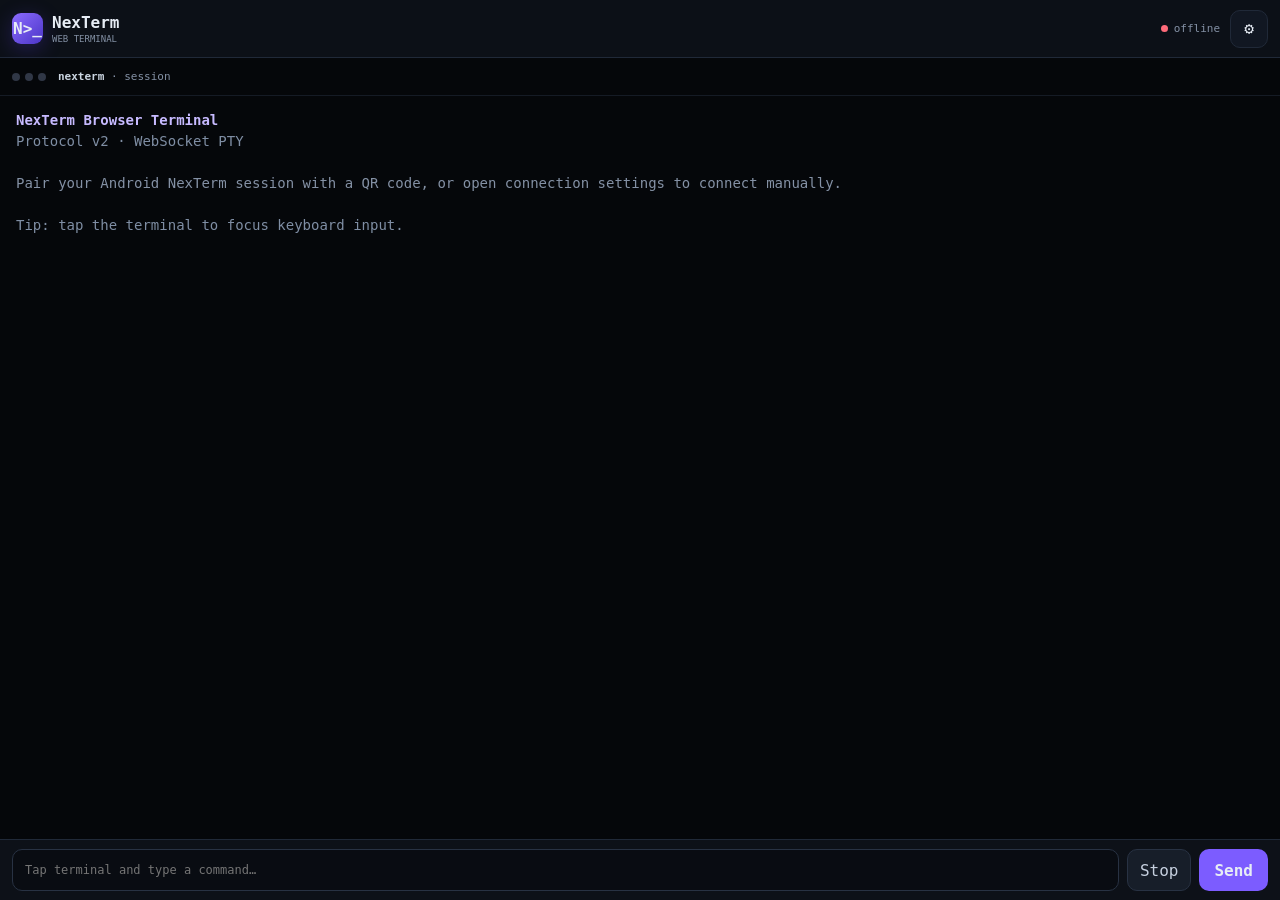
<file: browser/index.html>
<!doctype html>
<html lang="en">
<head>
<meta charset="utf-8">
<meta name="viewport" content="width=device-width,initial-scale=1,viewport-fit=cover">
<meta name="theme-color" content="#080a0f">
<meta name="mobile-web-app-capable" content="yes">
<meta name="apple-mobile-web-app-capable" content="yes">
<title>NexTerm — Browser Terminal</title>
<style>
:root{color-scheme:dark;--bg:#07090d;--panel:#0d1118;--panel2:#111722;--line:#202938;--text:#e7edf5;--muted:#8491a5;--accent:#7c5cff;--green:#42d392;--red:#ff6b7a}
*{box-sizing:border-box}html,body{margin:0;width:100%;height:100%;overflow:hidden;background:var(--bg);color:var(--text);font-family:ui-monospace,SFMono-Regular,Menlo,monospace}
body{display:flex;flex-direction:column}
button,input{font:inherit;color:inherit}button{border:0;cursor:pointer}
.top{height:58px;flex:0 0 58px;display:flex;align-items:center;gap:10px;padding:8px 12px;background:rgba(13,17,24,.96);border-bottom:1px solid var(--line);backdrop-filter:blur(14px)}
.brand{display:flex;align-items:center;gap:9px;font-weight:800;font-size:16px;white-space:nowrap}.logo{width:31px;height:31px;border-radius:9px;display:grid;place-items:center;background:linear-gradient(135deg,#8c6cff,#4b35c7);box-shadow:0 5px 20px #4d36c755}
.brand small{display:block;color:var(--muted);font-size:9px;font-weight:500;margin-top:2px}
.status{display:flex;align-items:center;gap:6px;margin-left:auto;color:var(--muted);font-size:11px}.dot{width:7px;height:7px;border-radius:50%;background:var(--red)}.status.online{color:var(--green)}.status.online .dot{background:var(--green);box-shadow:0 0 9px var(--green)}
.icon{width:38px;height:38px;border-radius:10px;background:var(--panel2);border:1px solid var(--line);display:grid;place-items:center}.icon:active{transform:scale(.96)}
.workspace{min-height:0;flex:1;display:flex;position:relative}
.terminal-wrap{min-width:0;flex:1;display:flex;flex-direction:column;background:#05070a}
.terminal-head{height:38px;display:flex;align-items:center;gap:8px;padding:0 12px;border-bottom:1px solid #151b25;color:var(--muted);font-size:11px}.traffic{display:flex;gap:5px}.traffic i{width:8px;height:8px;border-radius:50%;background:#303746}.terminal-title{margin-left:4px}.terminal-title b{color:#cbd5e1}
#term{min-height:0;flex:1;padding:14px 16px 28px;white-space:pre-wrap;overflow:auto;outline:0;line-height:1.5;font-size:14px;color:#d9e1eb;word-break:break-word;caret-color:transparent}
#term::selection{background:#4b3f77}
.welcome{color:var(--muted);user-select:none}.welcome strong{color:#c7baff}.welcome .cmd{color:#7f8ea4}
.mobile-keys{display:none;height:43px;overflow-x:auto;gap:6px;padding:5px 8px;background:#0a0d13;border-top:1px solid var(--line);scrollbar-width:none}.mobile-keys::-webkit-scrollbar{display:none}
.key{flex:0 0 auto;min-width:40px;padding:8px 11px;border-radius:8px;background:#151b25;border:1px solid #273142;color:#b9c5d5;font-size:12px}.key:active{background:#252e3d}
.bottom{display:flex;align-items:center;gap:8px;padding:9px 12px;padding-bottom:max(9px,env(safe-area-inset-bottom));background:var(--panel);border-top:1px solid var(--line)}
.field{min-width:0;flex:1;height:42px;padding:0 12px;border:1px solid #283243;border-radius:10px;background:#090c12;outline:0;font-size:12px}.field:focus{border-color:#5e4bc0;box-shadow:0 0 0 3px #5e4bc022}
.primary{height:42px;padding:0 15px;border-radius:10px;background:var(--accent);font-weight:700}.primary:active{transform:scale(.97)}
.secondary{height:42px;padding:0 12px;border-radius:10px;background:#171e29;border:1px solid #283243;color:#c6d0df}
.drawer{position:absolute;z-index:10;right:12px;top:12px;width:min(390px,calc(100% - 24px));padding:16px;border:1px solid #293447;border-radius:16px;background:#0d121a;box-shadow:0 20px 60px #000b;display:none}.drawer.open{display:block}.drawer h3{margin:0 0 5px;font-size:15px}.drawer p{margin:0 0 14px;color:var(--muted);font-size:11px;line-height:1.5}.drawer label{display:block;color:#8996aa;font-size:10px;margin:10px 0 5px}.drawer input{width:100%;height:42px;padding:0 11px;border:1px solid #293447;border-radius:9px;background:#080b10;outline:0}.drawer-actions{display:flex;gap:7px;margin-top:12px}.drawer-actions>*{flex:1}
.toast{position:fixed;left:50%;bottom:78px;transform:translate(-50%,10px);padding:9px 12px;border-radius:9px;background:#161d29;border:1px solid #303b4e;color:#dbe5f2;font-size:11px;opacity:0;pointer-events:none;transition:.2s;z-index:30}.toast.show{opacity:1;transform:translate(-50%,0)}
@media(max-width:700px){
 .top{height:54px;flex-basis:54px;padding:7px 9px}.brand small{display:none}.brand{font-size:14px}.logo{width:29px;height:29px}
 .status{font-size:10px}.workspace{display:block}
 #term{padding:12px;font-size:13px;line-height:1.45}
 .terminal-head{height:34px;padding:0 10px}
 .mobile-keys{display:flex}
 .bottom{padding:7px 8px;padding-bottom:max(7px,env(safe-area-inset-bottom));gap:6px}
 .bottom .field{height:40px}.bottom .primary{height:40px;padding:0 12px}.bottom .secondary{display:none}
 .drawer{top:7px;right:7px;width:calc(100% - 14px)}
}
@media(min-width:701px){.mobile-keys{display:none}}
</style>
</head>
<body>
<header class="top">
  <div class="brand"><div class="logo">N&gt;_</div><div>NexTerm<small>WEB TERMINAL</small></div></div>
  <div id="status" class="status"><span class="dot"></span><span>offline</span></div>
  <button class="icon" id="settings" aria-label="Connection settings">⚙</button>
</header>

<main class="workspace">
  <section class="terminal-wrap">
    <div class="terminal-head"><span class="traffic"><i></i><i></i><i></i></span><span class="terminal-title"><b>nexterm</b> · session</span></div>
    <div id="term" tabindex="0" role="log" aria-label="NexTerm terminal"><div class="welcome"><strong>NexTerm Browser Terminal</strong>
<span class="cmd">Protocol v2 · WebSocket PTY</span>

Pair your Android NexTerm session with a QR code, or open connection settings to connect manually.

<span class="cmd">Tip: tap the terminal to focus keyboard input.</span>
</div></div>
    <div class="mobile-keys" aria-label="Terminal shortcuts">
      <button class="key" data-key="CTRL">CTRL</button><button class="key" data-key="TAB">TAB</button><button class="key" data-key="ESC">ESC</button><button class="key" data-key="UP">↑</button><button class="key" data-key="DOWN">↓</button><button class="key" data-key="LEFT">←</button><button class="key" data-key="RIGHT">→</button><button class="key" data-key="|">|</button><button class="key" data-key="/">/</button>
    </div>
  </section>

  <aside class="drawer" id="drawer">
    <h3>Connect to NexTerm</h3>
    <p>Use a QR pairing payload from Android or enter a WebSocket endpoint manually.</p>
    <label for="pair">QR pairing payload</label>
    <input id="pair" placeholder="nexterm://pair?...">
    <div class="drawer-actions"><button class="primary" id="pairbtn">Apply QR</button><button class="secondary" id="paste">Paste</button></div>
    <label for="url">WebSocket endpoint</label>
    <input id="url" placeholder="wss://gateway.example/session" autocomplete="off">
    <label for="token">Session token</label>
    <input id="token" type="password" placeholder="short-lived token" autocomplete="off">
    <div class="drawer-actions"><button class="primary" id="connect">Connect</button><button class="secondary" id="clear">Clear terminal</button></div>
  </aside>
</main>

<div class="bottom">
  <input id="input" class="field" placeholder="Tap terminal and type a command…" autocomplete="off" autocapitalize="off" autocorrect="off" spellcheck="false">
  <button class="secondary" id="disconnect">Stop</button>
  <button class="primary" id="send">Send</button>
</div>
<div class="toast" id="toast"></div>

<script>
const term=document.getElementById('term'),input=document.getElementById('input'),url=document.getElementById('url'),token=document.getElementById('token'),drawer=document.getElementById('drawer'),toast=document.getElementById('toast');
let ws=null,ctrl=false;
const statusEl=document.getElementById('status');
function print(s){term.textContent+=s;term.scrollTop=term.scrollHeight}
function toastMsg(s){toast.textContent=s;toast.classList.add('show');setTimeout(()=>toast.classList.remove('show'),1800)}
function setStatus(s,good=false){statusEl.className='status'+(good?' online':'');statusEl.querySelector('span:last-child').textContent=s}
function send(o){if(ws&&ws.readyState===WebSocket.OPEN)ws.send(JSON.stringify(o))}
function resize(){const cols=Math.max(10,Math.floor(term.clientWidth/8));const rows=Math.max(2,Math.floor(term.clientHeight/19));send({type:'resize',rows,cols})}
function connect(){
 if(ws)ws.close();
 if(!url.value.trim()){toastMsg('Enter a WebSocket endpoint');drawer.classList.add('open');return}
 try{
  ws=new WebSocket(url.value.trim());setStatus('connecting');
  ws.onopen=()=>{setStatus('online',true);print('\n[connected]\n');send({type:'hello',token:token.value,client:'nexterm-browser',version:'0.5.7',session:new URLSearchParams(new URL(url.value).search).get('session')||''});resize();toastMsg('Connected')};
  ws.onmessage=e=>{try{const m=JSON.parse(e.data);if(m.type==='output')print(m.data);else if(m.type==='pong')return;else print(String(e.data))}catch(_){print(String(e.data))}};
  ws.onclose=()=>{setStatus('offline');ws=null};ws.onerror=()=>{setStatus('error');toastMsg('WebSocket connection failed')};
 }catch(e){setStatus('error');print('[connect error] '+e+'\n')}
}
function applyPair(){
 try{
  const u=new URL(document.getElementById('pair').value.trim());
  if(u.protocol!=='nexterm:')throw Error('invalid pairing scheme');
  url.value=u.searchParams.get('endpoint')||'';token.value=u.searchParams.get('token')||'';
  toastMsg('QR pairing loaded');drawer.classList.remove('open');connect();
 }catch(e){toastMsg('Invalid pairing payload')}
}
function write(data){send({type:'input',data})}
function sendLine(){if(input.value){write(input.value);write('\r');input.value=''}}
document.getElementById('settings').onclick=()=>drawer.classList.toggle('open');
document.getElementById('pairbtn').onclick=applyPair;
document.getElementById('connect').onclick=connect;
document.getElementById('disconnect').onclick=()=>{if(ws){ws.close();ws=null}setStatus('offline')};
document.getElementById('clear').onclick=()=>{term.innerHTML=''};
document.getElementById('send').onclick=sendLine;
document.getElementById('paste').onclick=async()=>{try{document.getElementById('pair').value=await navigator.clipboard.readText();toastMsg('Pasted')}catch(_){toastMsg('Clipboard permission denied')}};
input.addEventListener('keydown',e=>{if(e.key==='Enter'){e.preventDefault();sendLine()}});
term.addEventListener('keydown',e=>{
 if(e.ctrlKey&&e.key.toLowerCase()==='c'){e.preventDefault();write('\u0003');return}
 if(['INPUT','TEXTAREA'].includes(e.target.tagName))return;
 e.preventDefault();
 const map={Enter:'\r',Backspace:'\u007f',Tab:'\t',Escape:'\u001b',ArrowUp:'\u001b[A',ArrowDown:'\u001b[B',ArrowLeft:'\u001b[D',ArrowRight:'\u001b[C'};
 if(map[e.key])write(map[e.key]);else if(e.key.length===1&&!e.metaKey)write(e.key);
});
document.querySelectorAll('.key').forEach(b=>b.onclick=()=>{
 const k=b.dataset.key;
 if(k==='CTRL'){ctrl=!ctrl;b.style.background=ctrl?'#4b3a9b':'';return}
 const map={TAB:'\t',ESC:'\u001b',UP:'\u001b[A',DOWN:'\u001b[B',LEFT:'\u001b[D',RIGHT:'\u001b[C'};
 write(map[k]||k);term.focus();
});
window.addEventListener('resize',resize);
term.addEventListener('click',()=>term.focus());
setInterval(()=>send({type:'ping'}),15000);
</script>
</body>
</html>
</file>
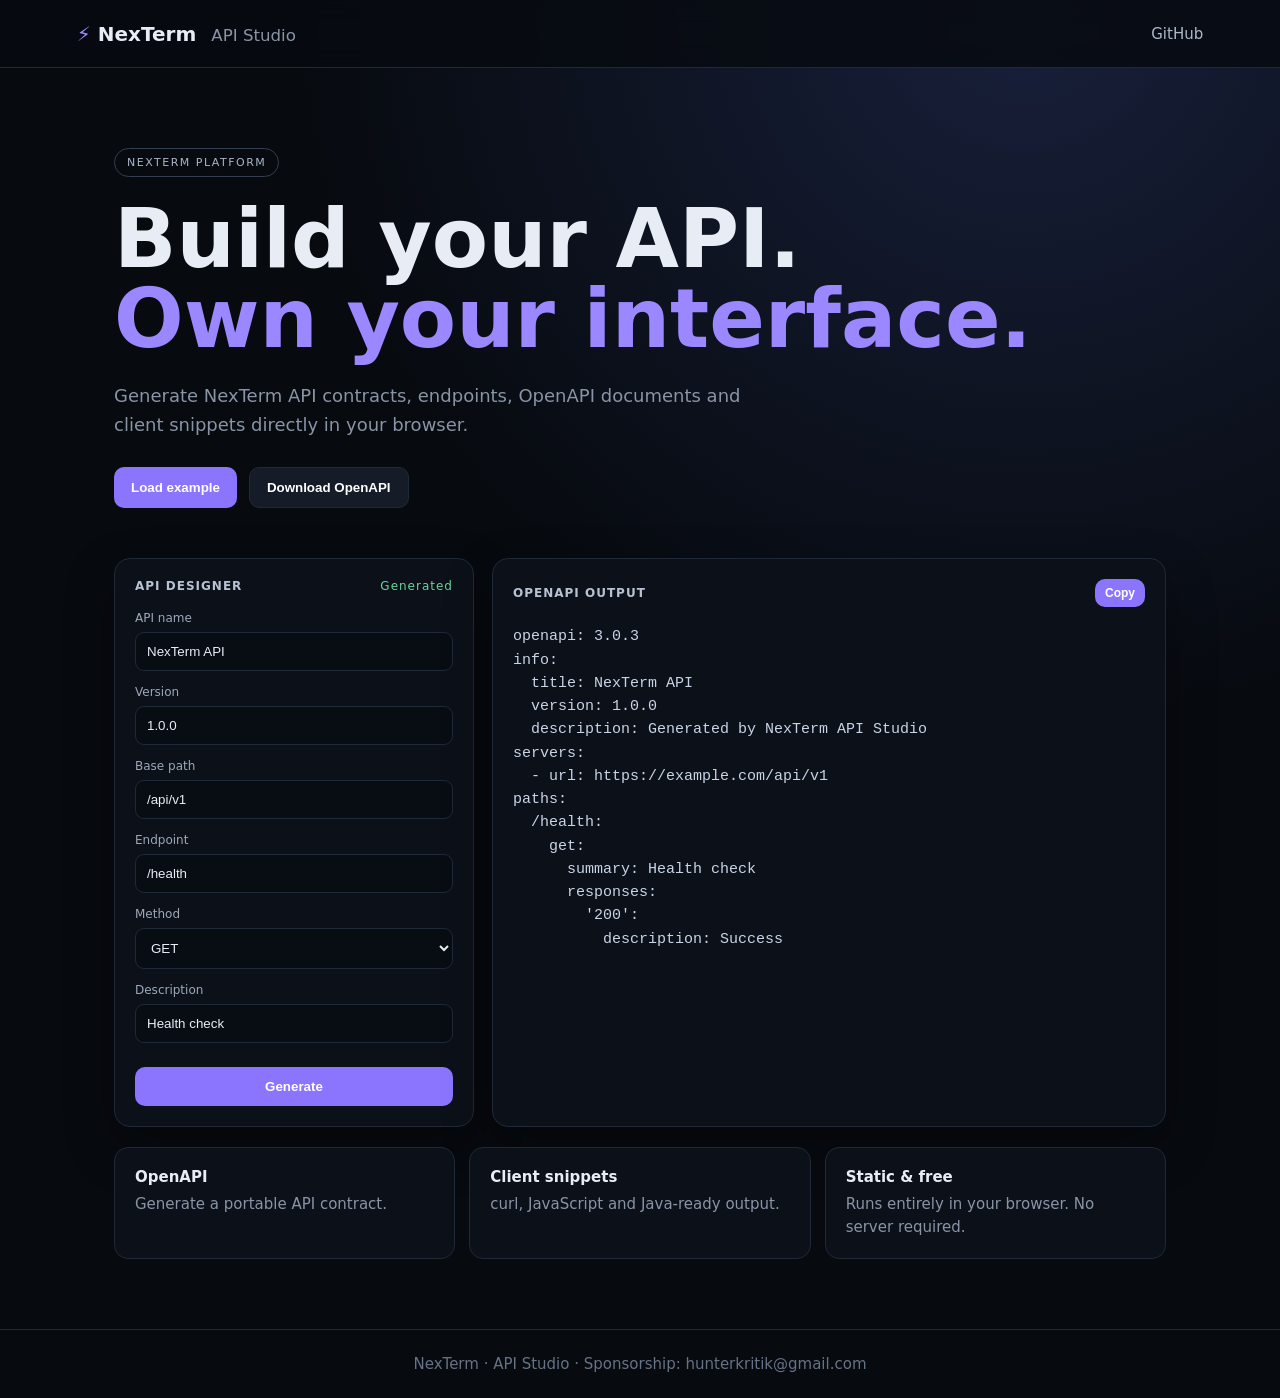
<file: website/index.html>
<!doctype html>
<html lang="en"><head><meta charset="utf-8"><meta name="viewport" content="width=device-width,initial-scale=1">
<title>NexTerm API Studio</title><meta name="description" content="NexTerm API Generator and API Studio">
<link rel="stylesheet" href="./style.css"></head>
<body>
<header><div class="brand"><span>⚡</span> NexTerm <small>API Studio</small></div><a href="https://github.com/hacrrrrrrr/NexTerm">GitHub</a></header>
<main>
<section class="hero"><div class="badge">NEXTERM PLATFORM</div><h1>Build your API.<br><em>Own your interface.</em></h1><p>Generate NexTerm API contracts, endpoints, OpenAPI documents and client snippets directly in your browser.</p><div class="actions"><button id="example">Load example</button><button class="ghost" id="download">Download OpenAPI</button></div></section>
<section class="studio">
<div class="panel"><div class="panelhead"><b>API DESIGNER</b><span id="status">Ready</span></div>
<label>API name<input id="name" value="NexTerm API"></label>
<label>Version<input id="version" value="1.0.0"></label>
<label>Base path<input id="base" value="/api/v1"></label>
<label>Endpoint<input id="path" value="/health"></label>
<label>Method<select id="method"><option>GET</option><option>POST</option><option>PUT</option><option>PATCH</option><option>DELETE</option></select></label>
<label>Description<input id="desc" value="Health check"></label>
<button id="generate">Generate</button>
</div>
<div class="panel output"><div class="panelhead"><b>OPENAPI OUTPUT</b><button id="copy">Copy</button></div><pre id="yaml"></pre></div>
</section>
<section class="features"><article><b>OpenAPI</b><span>Generate a portable API contract.</span></article><article><b>Client snippets</b><span>curl, JavaScript and Java-ready output.</span></article><article><b>Static & free</b><span>Runs entirely in your browser. No server required.</span></article></section>
</main>
<footer>NexTerm · API Studio · Sponsorship: hunterkritik@gmail.com</footer>
<script src="./app.js"></script></body></html>
</file>
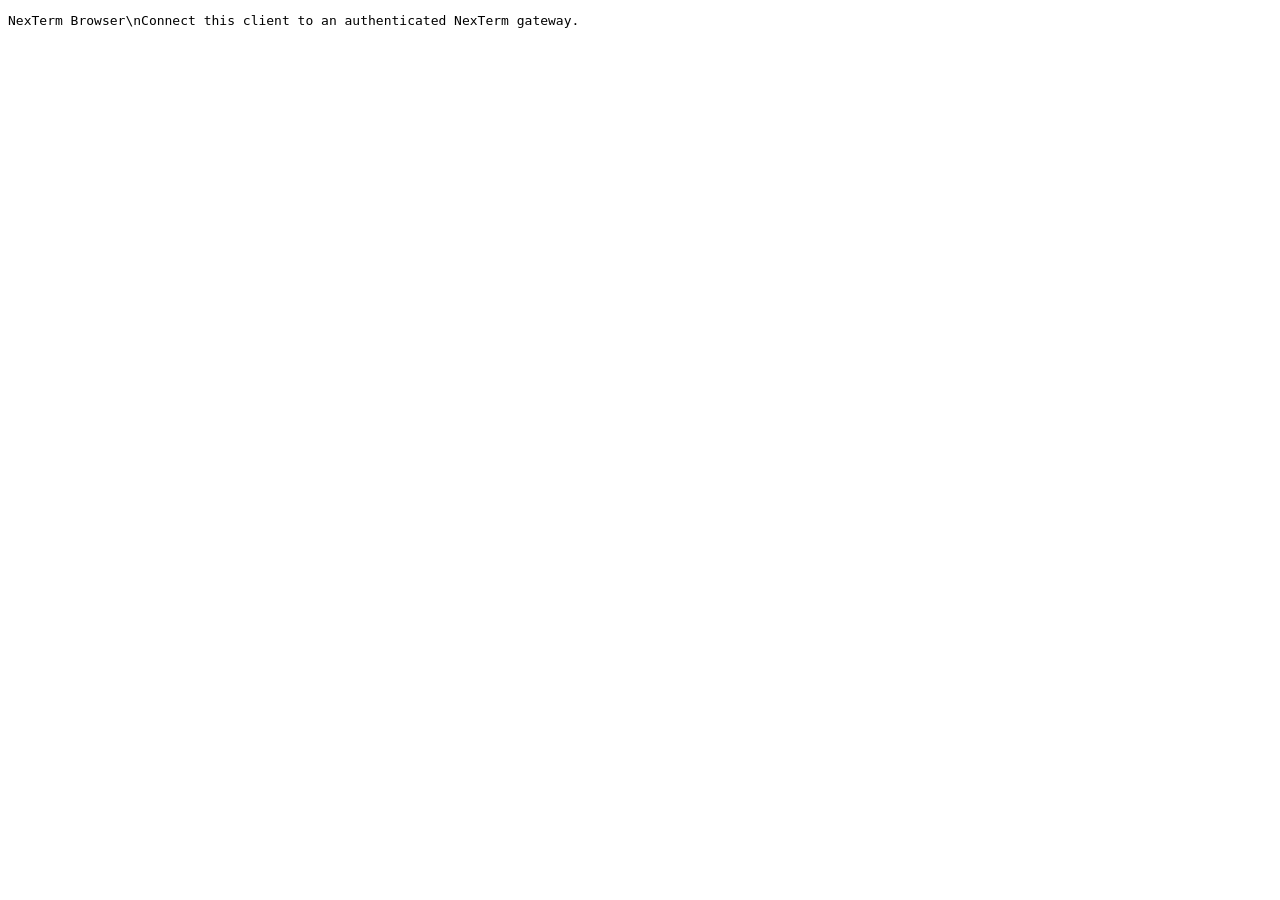
<file: app/src/main/assets/browser/index.html>
<!doctype html><html><head><meta charset="utf-8"><meta name="viewport" content="width=device-width,initial-scale=1"><title>NexTerm</title></head><body><pre id="term">NexTerm Browser\nConnect this client to an authenticated NexTerm gateway.</pre></body></html>
</file>
<file: website/style.css>
:root{--bg:#070a0f;--panel:#0e131c;--line:#202938;--text:#e8edf5;--muted:#8994a6;--accent:#7c5cff}*{box-sizing:border-box}body{margin:0;background:radial-gradient(circle at 80% 0,#18203b 0,#070a0f 42%);color:var(--text);font:15px system-ui, sans-serif}header{height:68px;border-bottom:1px solid var(--line);display:flex;align-items:center;justify-content:space-between;padding:0 6%;background:#080b11dd;backdrop-filter:blur(12px)}header a{color:#aeb9ca;text-decoration:none}.brand{font-size:20px;font-weight:800}.brand span{color:#9b87ff}.brand small{font-weight:500;color:var(--muted);margin-left:8px}.hero{max-width:1100px;margin:80px auto 50px;padding:0 24px}.badge{display:inline-block;border:1px solid #343d52;border-radius:999px;padding:7px 12px;color:#a9b5ca;font-size:11px;letter-spacing:1.5px}.hero h1{font-size:clamp(42px,7vw,82px);line-height:.98;margin:22px 0}.hero em{font-style:normal;color:#9b87ff}.hero p{max-width:650px;color:var(--muted);font-size:18px;line-height:1.6}.actions{display:flex;gap:12px;margin-top:28px}button{border:0;border-radius:10px;padding:12px 17px;background:#8b75ff;color:white;font-weight:700;cursor:pointer}.ghost{background:#151b27;border:1px solid var(--line)}.studio{max-width:1100px;margin:auto;padding:0 24px;display:grid;grid-template-columns:360px 1fr;gap:18px}.panel{background:#0c1119;border:1px solid var(--line);border-radius:16px;padding:20px;box-shadow:0 20px 50px #0005}.panelhead{display:flex;justify-content:space-between;align-items:center;margin-bottom:18px;color:#b8c2d3;font-size:12px;letter-spacing:1px}.panelhead span{color:#69d49b}.panelhead button{padding:7px 10px;font-size:12px}label{display:block;color:#9ca8ba;font-size:12px;margin:14px 0}input,select{display:block;width:100%;margin-top:7px;padding:11px;border-radius:9px;border:1px solid var(--line);background:#080c13;color:#e8edf5;outline:none}#generate{width:100%;margin-top:10px}.output pre{min-height:360px;white-space:pre-wrap;color:#c9d4e7;line-height:1.55}.features{max-width:1100px;margin:20px auto 70px;padding:0 24px;display:grid;grid-template-columns:repeat(3,1fr);gap:14px}.features article{padding:20px;border:1px solid var(--line);border-radius:14px;background:#0c1119}.features b,.features span{display:block}.features span{color:var(--muted);margin-top:7px;line-height:1.5}footer{text-align:center;color:#667286;border-top:1px solid var(--line);padding:25px}@media(max-width:760px){.studio,.features{grid-template-columns:1fr}.hero{margin-top:50px}.output pre{min-height:260px}}
</file>
